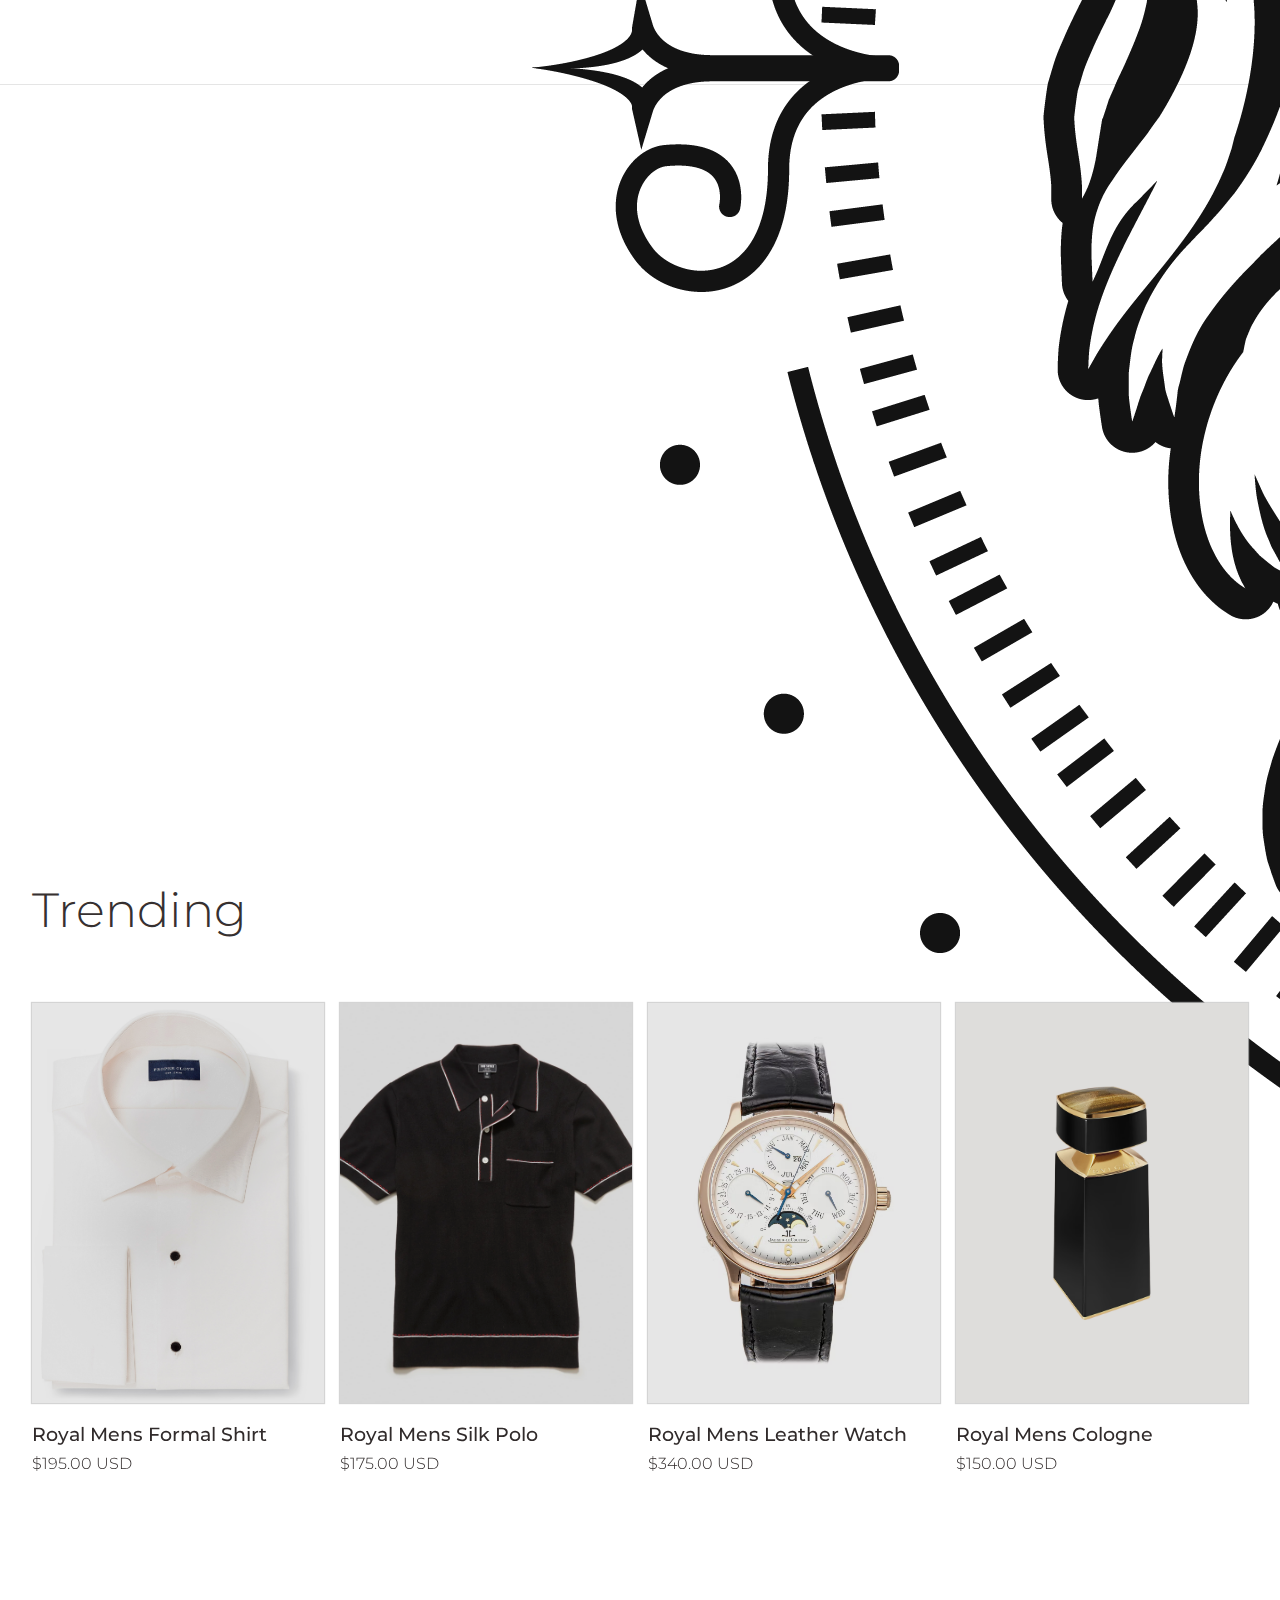
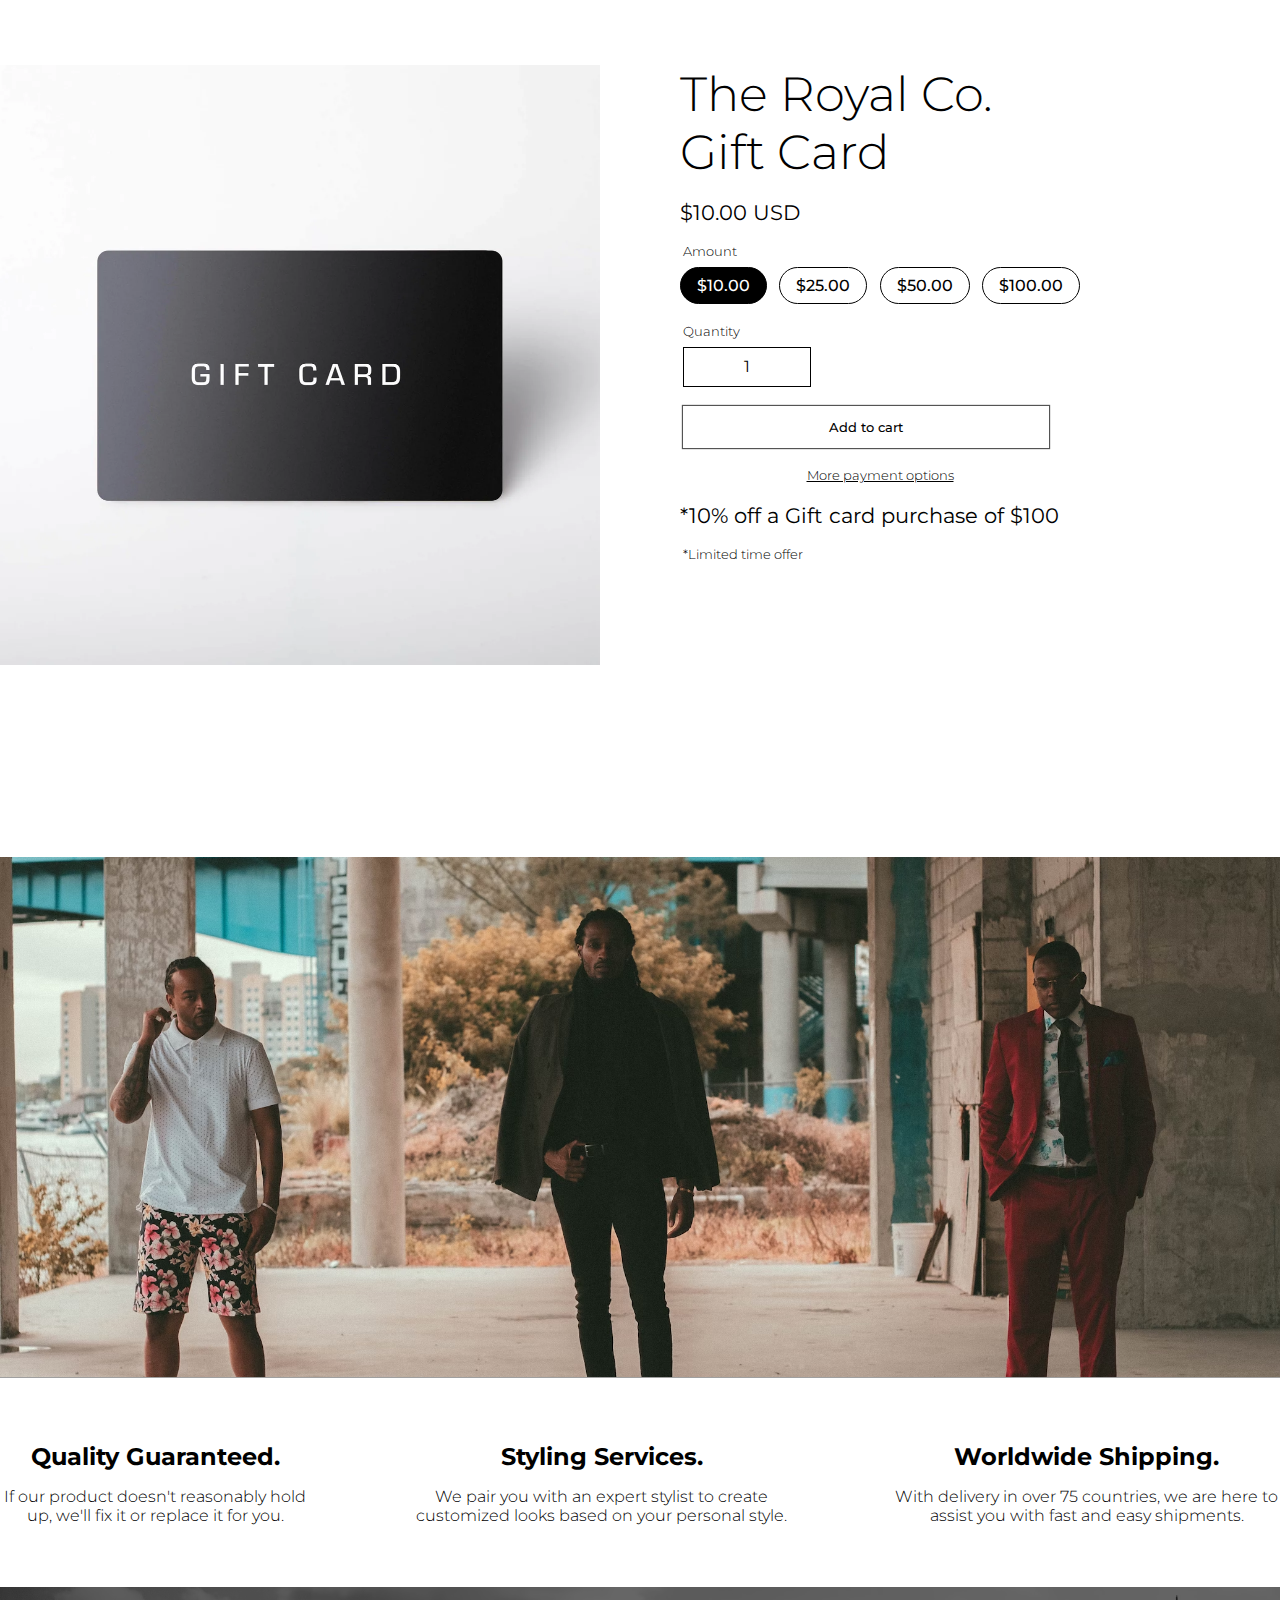
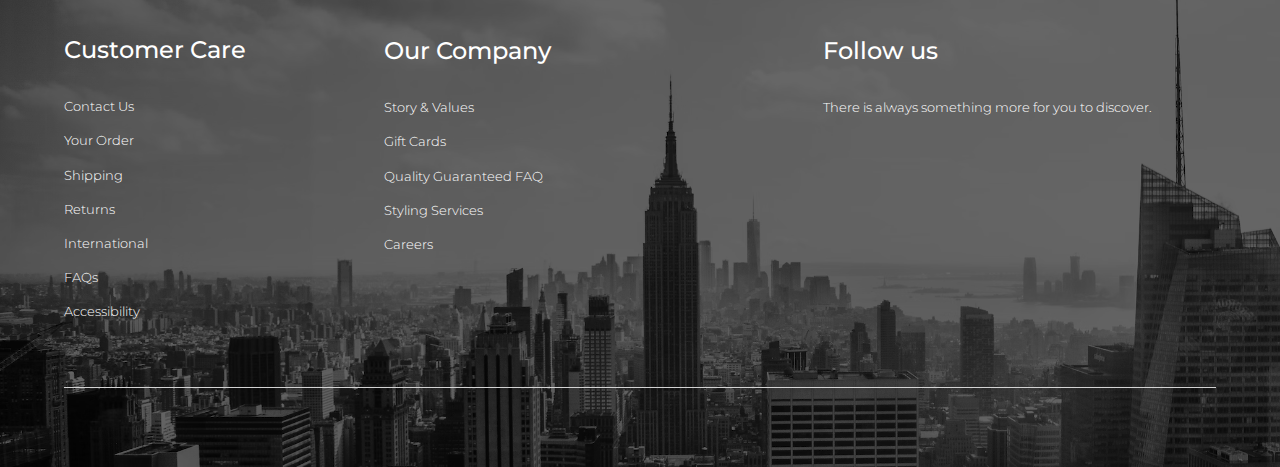
<file: index.html>
<!DOCTYPE html>
<html lang="en">
  <head>
    <meta charset="UTF-8" />
    <meta http-equiv="X-UA-Compatible" content="IE=edge" />
    <meta name="viewport" content="width=device-width, initial-scale=1.0" />
    <link rel="stylesheet" href="https://cdnjs.cloudflare.com/ajax/libs/font-awesome/6.3.0/css/all.min.css" integrity="sha512-SzlrxWUlpfuzQ+pcUCosxcglQRNAq/DZjVsC0lE40xsADsfeQoEypE+enwcOiGjk/bSuGGKHEyjSoQ1zVisanQ==" crossorigin="anonymous" referrerpolicy="no-referrer" />
    <link rel="preconnect" href="https://fonts.googleapis.com" />
    <link rel="preconnect" href="https://fonts.gstatic.com" crossorigin />
    <link href="https://fonts.googleapis.com/css2?family=Montserrat:wght@200;300;400;500;600;700;800&display=swap" rel="stylesheet" />
    <link rel="stylesheet" href="styles.css" />
    <title>Royal co.</title>
  </head>

  <body>
    <!-- Header -->
    <header class="container">
      <div class="logo-div">
        <img class="logo-img" src="img/logo.png" alt="" />
        <p class="logo-text">Royal Co.</p>
      </div>
      <nav>
        <ul class="main-nav">
          <li><a href="#">Home</a></li>
          <li><a href="#">Shop</a></li>
          <li><a href="#">Explore</a></li>
        </ul>
        <ul class="side-nav">
          <li><i class="fa-solid fa-magnifying-glass"></i></li>
          <li><i class="fa-regular fa-user"></i></li>
          <li><i class="fa-solid fa-cart-shopping"></i></li>
        </ul>
      </nav>
    </header>

    <!-- Main -->
    <main class="container"></main>

    <!-- Trending items -->
    <section class="container trending">
      <h2>Trending</h2>
      <ul class="trending-cards" id="trending-cards">
        <!-- Trending items imported from JS here -->
      </ul>
    </section>

    <!-- Gift Card -->
    <section class="container giftcard">
      <img src="img/gift-card.webp" alt="" />
      <div class="giftcard-info-div">
        <h2>The Royal Co. <br />Gift Card</h2>
        <h3 id="displayed-gc-price">$10.00 USD</h3>
        <h4>Amount</h4>
        <ul class="amount-choices">
          <li class="gc-price-selected" id="gc-1">$10.00</li>
          <li id="gc-2">$25.00</li>
          <li id="gc-3">$50.00</li>
          <li id="gc-4">$100.00</li>
        </ul>
        <h4>Quantity</h4>
        <div class="giftcard-quantity-div">
          <button class="gc-minus"><i class="fa-solid fa-minus"></i></button>
          <p>1</p>
          <button class="gc-plus"><i class="fa-solid fa-plus"></i></button>
        </div>
        <button class="gc-add-to-cart">Add to cart</button>
        <h5>More payment options</h5>
        <h3>*10% off a Gift card purchase of $100</h3>
        <h4>*Limited time offer</h4>
      </div>
    </section>

    <!-- Sub Bg Image -->
    <section class="sub-bg-image"></section>

    <!-- Bullets -->

    <section class="container bullets">
      <div class="bullet">
        <h2>Quality Guaranteed.</h2>
        <h3>If our product doesn't reasonably hold up, we'll fix it or replace it for you.</h3>
      </div>
      <div class="bullet">
        <h2>Styling Services.</h2>
        <h3>We pair you with an expert stylist to create customized looks based on your personal style.</h3>
      </div>
      <div class="bullet">
        <h2>Worldwide Shipping.</h2>
        <h3>With delivery in over 75 countries, we are here to assist you with fast and easy shipments.</h3>
      </div>
    </section>

    <!-- Footer -->
    <section class="footer">
      <div class="image"></div>
      <div class="footer-1">
        <h2>Customer Care</h2>
        <h4>Contact Us</h4>
        <h4>Your Order</h4>
        <h4>Shipping</h4>
        <h4>Returns</h4>
        <h4>International</h4>
        <h4>FAQs</h4>
        <h4>Accessibility</h4>
      </div>
      <div class="footer-2">
        <h2>Our Company</h2>
        <h4>Story & Values</h4>
        <h4>Gift Cards</h4>
        <h4>Quality Guaranteed FAQ</h4>
        <h4>Styling Services</h4>
        <h4>Careers</h4>
      </div>
      <div class="footer-3">
        <h2>Follow us</h2>
        <h4>There is always something more for you to discover.</h4>
        <div class="socials">
          <i class="fa-brands fa-facebook-f"></i>
          <i class="fa-brands fa-instagram"></i>
          <i class="fa-brands fa-youtube"></i>
        </div>
      </div>
      <div class="footer-close"></div>
    </section>
    <script type="module" src="main.js"></script>
  </body>
</html>
</file>
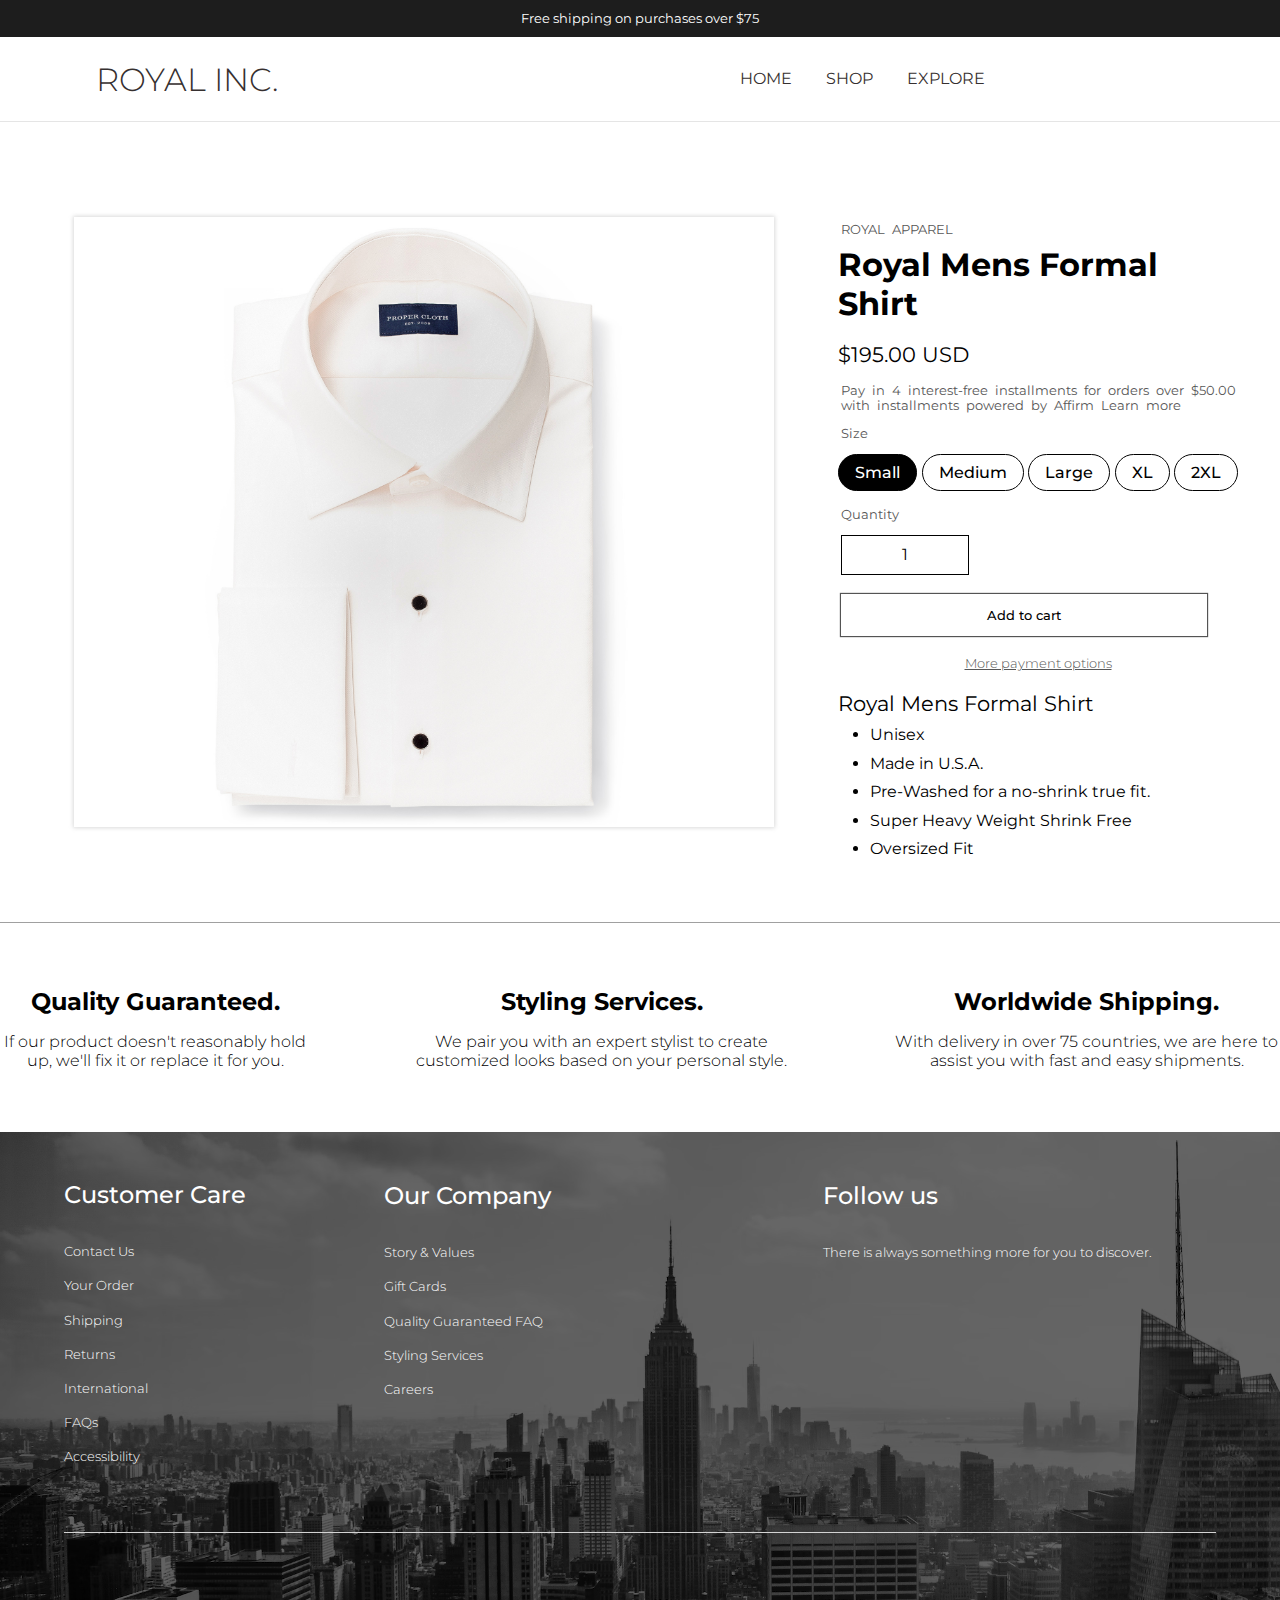
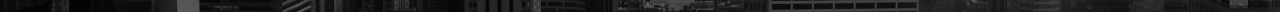
<file: product-pages/0.html>
<!DOCTYPE html>
<html lang="en">
  <head>
    <meta charset="UTF-8" />
    <meta http-equiv="X-UA-Compatible" content="IE=edge" />
    <meta name="viewport" content="width=device-width, initial-scale=1.0" />
    <link rel="stylesheet" href="https://cdnjs.cloudflare.com/ajax/libs/font-awesome/6.3.0/css/all.min.css" integrity="sha512-SzlrxWUlpfuzQ+pcUCosxcglQRNAq/DZjVsC0lE40xsADsfeQoEypE+enwcOiGjk/bSuGGKHEyjSoQ1zVisanQ==" crossorigin="anonymous" referrerpolicy="no-referrer" />
    <link rel="preconnect" href="https://fonts.googleapis.com" />
    <link rel="preconnect" href="https://fonts.gstatic.com" crossorigin />
    <link href="https://fonts.googleapis.com/css2?family=Montserrat:wght@200;300;400;500;600;700;800&display=swap" rel="stylesheet" />
    <link rel="stylesheet" href="../styles.css" />
    <title>Royal co.</title>
  </head>

  <body>
    <section class="sub-header">
      <p>Free shipping on purchases over $75</p>
    </section>
    <!-- Header -->
    <header class="container">
      <div class="logo-div">
        <!-- <img class="logo-img" src="img/logo.png" alt="" />
        <p class="logo-text">Royal Co.</p> -->
        <h2>Royal Inc.</h2>
      </div>
      <nav>
        <ul class="main-nav">
          <li><a href="../index.html">Home</a></li>
          <li><a href="#">Shop</a></li>
          <li><a href="#">Explore</a></li>
        </ul>
        <ul class="side-nav">
          <li><i class="fa-solid fa-magnifying-glass"></i></li>
          <li><i class="fa-regular fa-user"></i></li>
          <li>
            <i class="fa-solid fa-cart-shopping"></i>
          </li>
        </ul>
      </nav>
    </header>

    <!-- Section -->
    <section class="trending-page" id="0">
      <!-- load page from JS here -->
    </section>

    <section class="container bullets">
      <div class="bullet">
        <h2>Quality Guaranteed.</h2>
        <h3>If our product doesn't reasonably hold up, we'll fix it or replace it for you.</h3>
      </div>
      <div class="bullet">
        <h2>Styling Services.</h2>
        <h3>We pair you with an expert stylist to create customized looks based on your personal style.</h3>
      </div>
      <div class="bullet">
        <h2>Worldwide Shipping.</h2>
        <h3>With delivery in over 75 countries, we are here to assist you with fast and easy shipments.</h3>
      </div>
    </section>

    <!-- Footer -->
    <section class="footer">
      <div class="image"></div>
      <div class="footer-1">
        <h2>Customer Care</h2>
        <h4>Contact Us</h4>
        <h4>Your Order</h4>
        <h4>Shipping</h4>
        <h4>Returns</h4>
        <h4>International</h4>
        <h4>FAQs</h4>
        <h4>Accessibility</h4>
      </div>
      <div class="footer-2">
        <h2>Our Company</h2>
        <h4>Story & Values</h4>
        <h4>Gift Cards</h4>
        <h4>Quality Guaranteed FAQ</h4>
        <h4>Styling Services</h4>
        <h4>Careers</h4>
      </div>
      <div class="footer-3">
        <h2>Follow us</h2>
        <h4>There is always something more for you to discover.</h4>
        <div class="socials">
          <i class="fa-brands fa-facebook-f"></i>
          <i class="fa-brands fa-instagram"></i>
          <i class="fa-brands fa-youtube"></i>
        </div>
      </div>
      <div class="footer-close"></div>
    </section>
    <script type="module" src="../product-selection.js"></script>
  </body>
</html>
</file>
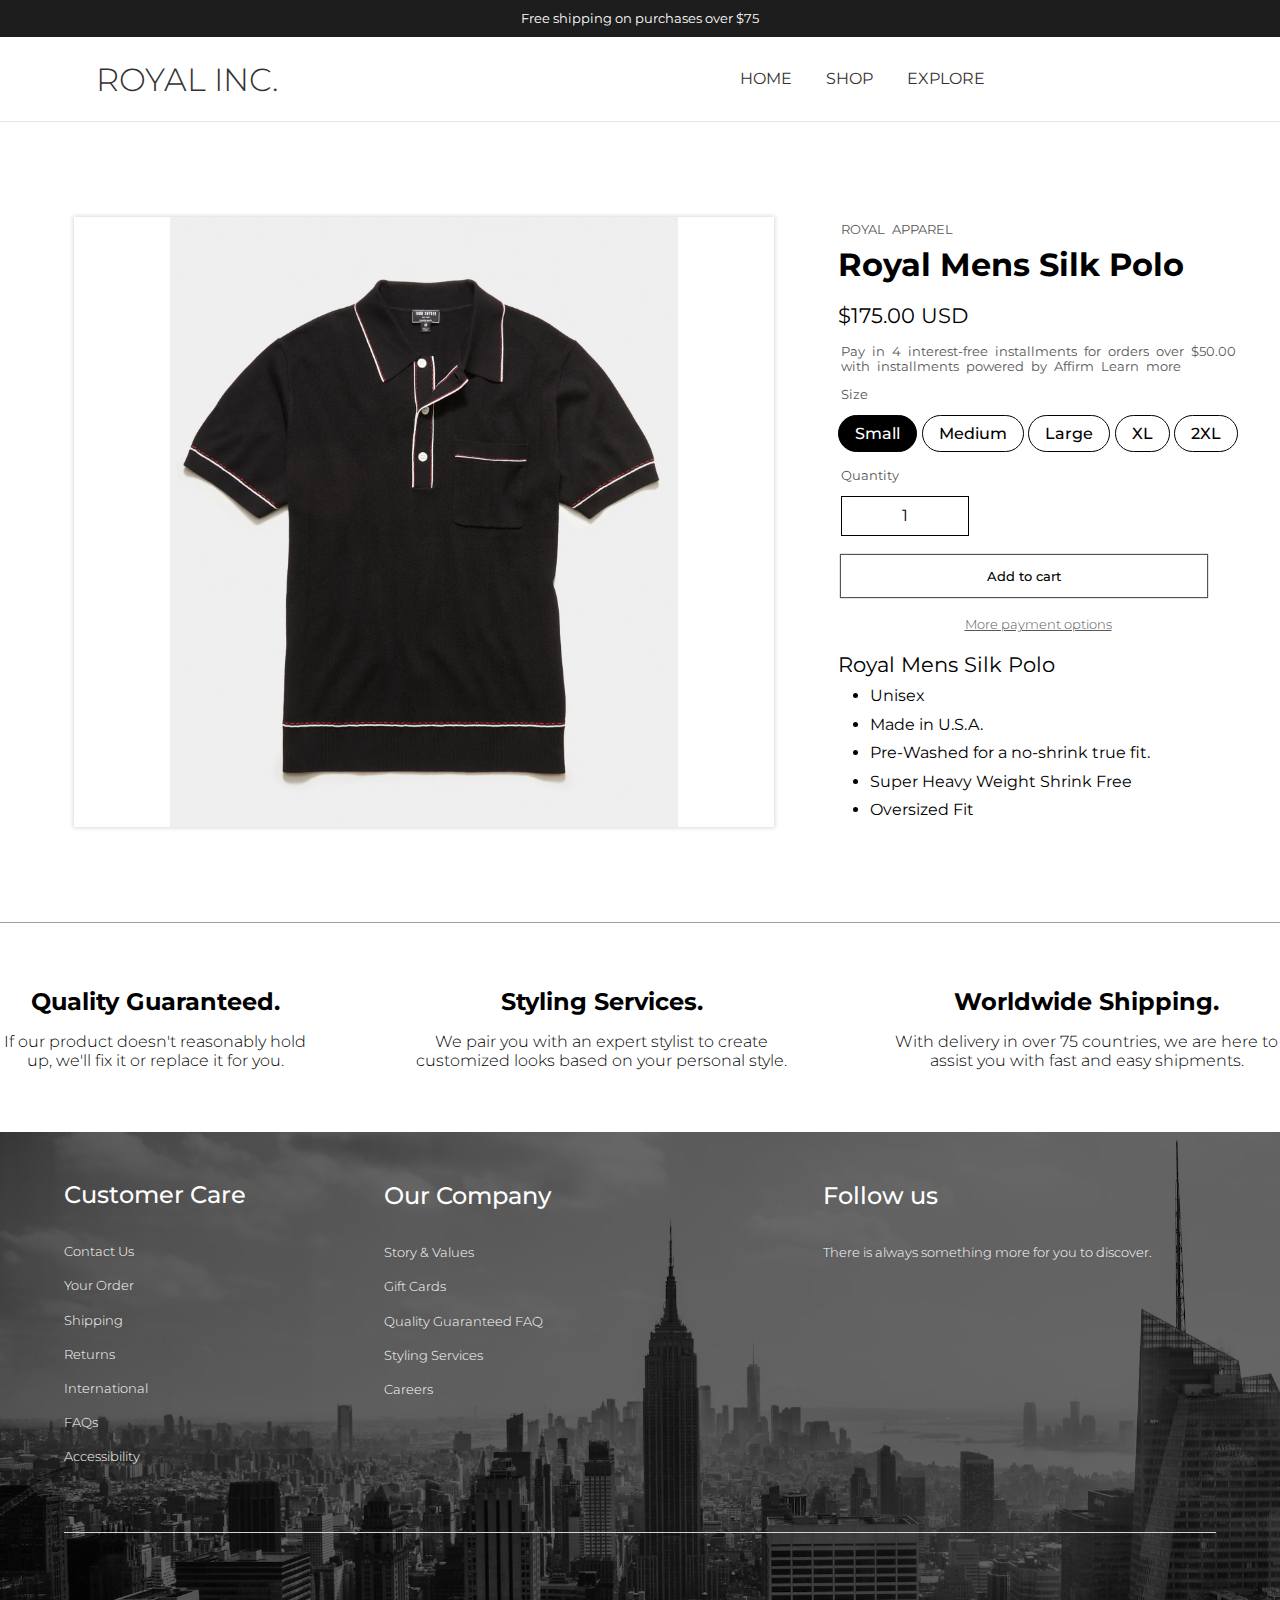
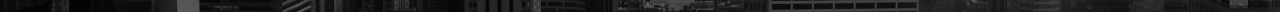
<file: product-pages/1.html>
<!DOCTYPE html>
<html lang="en">
  <head>
    <meta charset="UTF-8" />
    <meta http-equiv="X-UA-Compatible" content="IE=edge" />
    <meta name="viewport" content="width=device-width, initial-scale=1.0" />
    <link rel="stylesheet" href="https://cdnjs.cloudflare.com/ajax/libs/font-awesome/6.3.0/css/all.min.css" integrity="sha512-SzlrxWUlpfuzQ+pcUCosxcglQRNAq/DZjVsC0lE40xsADsfeQoEypE+enwcOiGjk/bSuGGKHEyjSoQ1zVisanQ==" crossorigin="anonymous" referrerpolicy="no-referrer" />
    <link rel="preconnect" href="https://fonts.googleapis.com" />
    <link rel="preconnect" href="https://fonts.gstatic.com" crossorigin />
    <link href="https://fonts.googleapis.com/css2?family=Montserrat:wght@200;300;400;500;600;700;800&display=swap" rel="stylesheet" />
    <link rel="stylesheet" href="../styles.css" />
    <title>Royal co.</title>
  </head>

  <body>
    <section class="sub-header">
      <p>Free shipping on purchases over $75</p>
    </section>
    <!-- Header -->
    <header class="container">
      <div class="logo-div">
        <!-- <img class="logo-img" src="img/logo.png" alt="" />
        <p class="logo-text">Royal Co.</p> -->
        <h2>Royal Inc.</h2>
      </div>
      <nav>
        <ul class="main-nav">
          <li><a href="../index.html">Home</a></li>
          <li><a href="#">Shop</a></li>
          <li><a href="#">Explore</a></li>
        </ul>
        <ul class="side-nav">
          <li><i class="fa-solid fa-magnifying-glass"></i></li>
          <li><i class="fa-regular fa-user"></i></li>
          <li>
            <i class="fa-solid fa-cart-shopping"></i>
          </li>
        </ul>
      </nav>
    </header>

    <!-- Section -->
    <section class="trending-page" id="1">
      <!-- load page from JS here -->
    </section>

    <section class="container bullets">
      <div class="bullet">
        <h2>Quality Guaranteed.</h2>
        <h3>If our product doesn't reasonably hold up, we'll fix it or replace it for you.</h3>
      </div>
      <div class="bullet">
        <h2>Styling Services.</h2>
        <h3>We pair you with an expert stylist to create customized looks based on your personal style.</h3>
      </div>
      <div class="bullet">
        <h2>Worldwide Shipping.</h2>
        <h3>With delivery in over 75 countries, we are here to assist you with fast and easy shipments.</h3>
      </div>
    </section>

    <!-- Footer -->
    <section class="footer">
      <div class="image"></div>
      <div class="footer-1">
        <h2>Customer Care</h2>
        <h4>Contact Us</h4>
        <h4>Your Order</h4>
        <h4>Shipping</h4>
        <h4>Returns</h4>
        <h4>International</h4>
        <h4>FAQs</h4>
        <h4>Accessibility</h4>
      </div>
      <div class="footer-2">
        <h2>Our Company</h2>
        <h4>Story & Values</h4>
        <h4>Gift Cards</h4>
        <h4>Quality Guaranteed FAQ</h4>
        <h4>Styling Services</h4>
        <h4>Careers</h4>
      </div>
      <div class="footer-3">
        <h2>Follow us</h2>
        <h4>There is always something more for you to discover.</h4>
        <div class="socials">
          <i class="fa-brands fa-facebook-f"></i>
          <i class="fa-brands fa-instagram"></i>
          <i class="fa-brands fa-youtube"></i>
        </div>
      </div>
      <div class="footer-close"></div>
    </section>
    <script type="module" src="../product-selection.js"></script>
  </body>
</html>
</file>
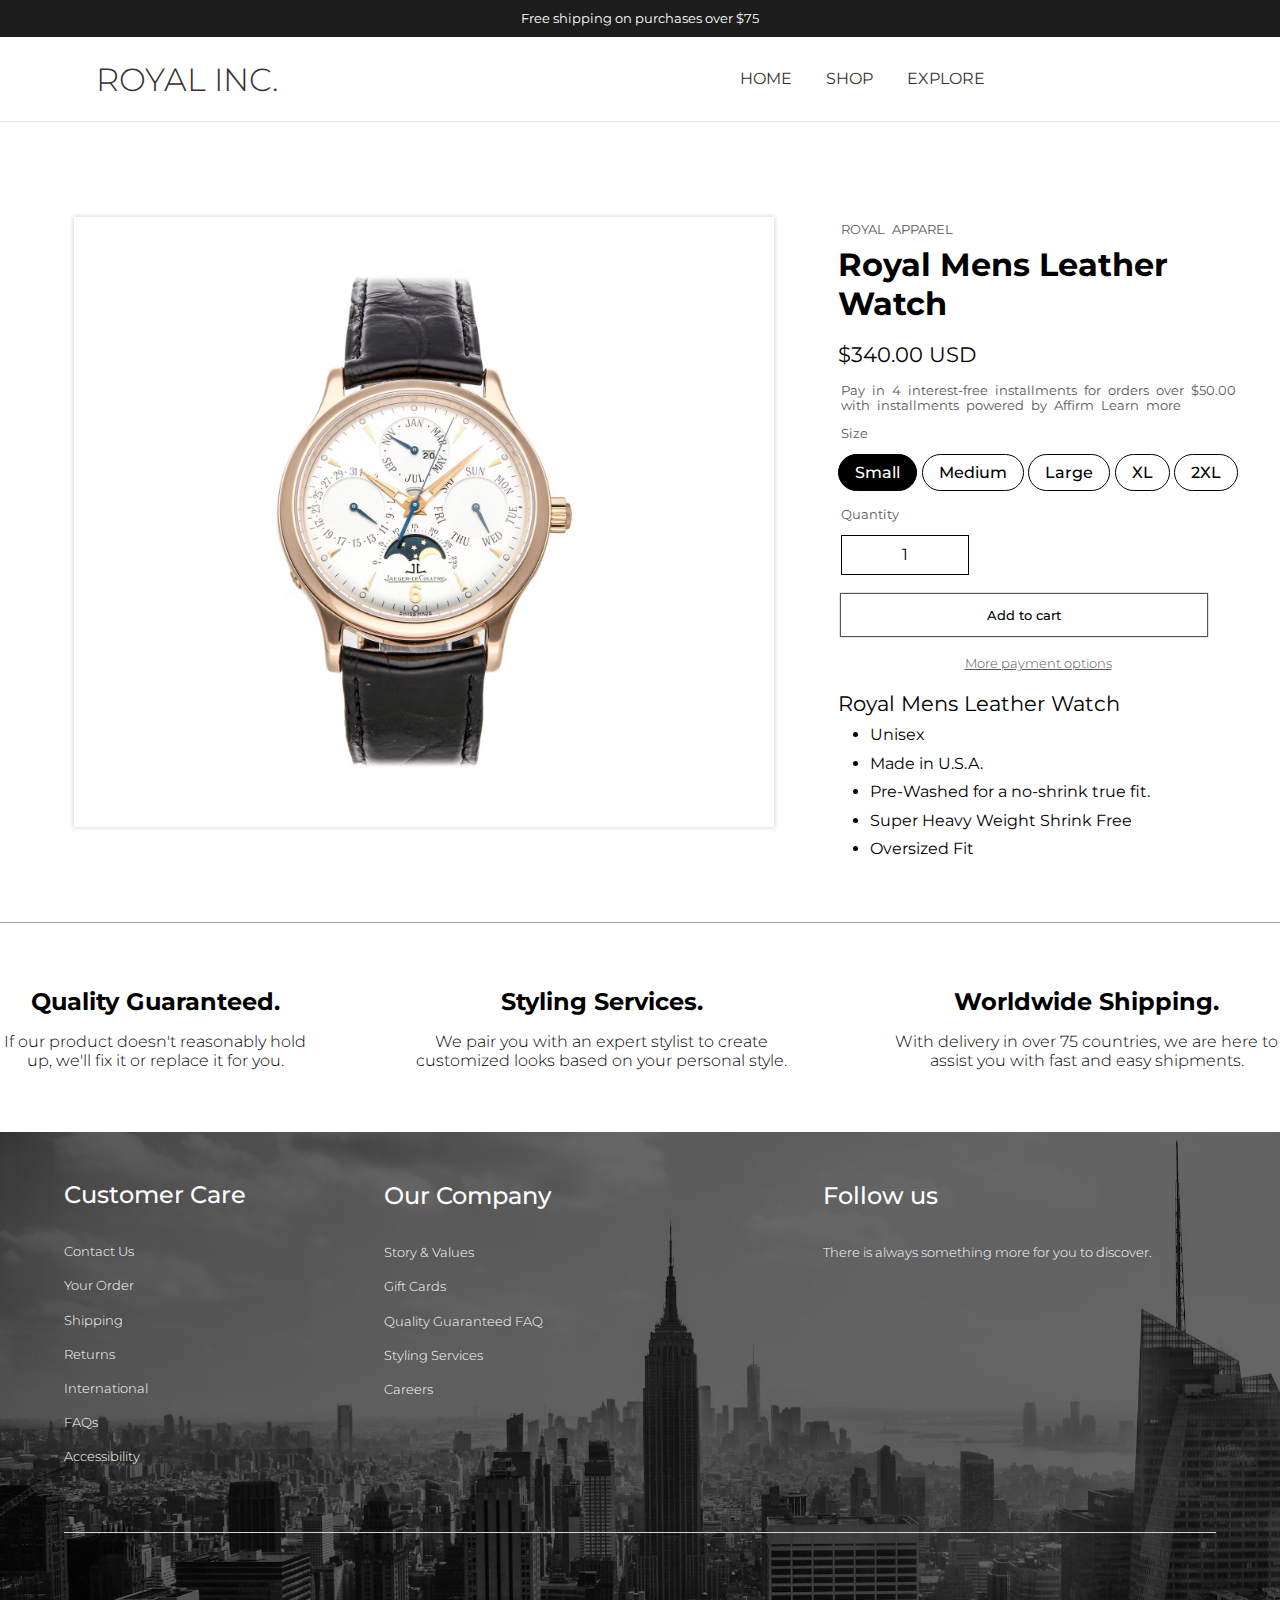
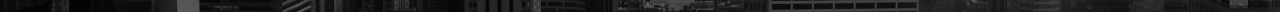
<file: product-pages/2.html>
<!DOCTYPE html>
<html lang="en">
  <head>
    <meta charset="UTF-8" />
    <meta http-equiv="X-UA-Compatible" content="IE=edge" />
    <meta name="viewport" content="width=device-width, initial-scale=1.0" />
    <link rel="stylesheet" href="https://cdnjs.cloudflare.com/ajax/libs/font-awesome/6.3.0/css/all.min.css" integrity="sha512-SzlrxWUlpfuzQ+pcUCosxcglQRNAq/DZjVsC0lE40xsADsfeQoEypE+enwcOiGjk/bSuGGKHEyjSoQ1zVisanQ==" crossorigin="anonymous" referrerpolicy="no-referrer" />
    <link rel="preconnect" href="https://fonts.googleapis.com" />
    <link rel="preconnect" href="https://fonts.gstatic.com" crossorigin />
    <link href="https://fonts.googleapis.com/css2?family=Montserrat:wght@200;300;400;500;600;700;800&display=swap" rel="stylesheet" />
    <link rel="stylesheet" href="../styles.css" />
    <title>Royal co.</title>
  </head>

  <body>
    <section class="sub-header">
      <p>Free shipping on purchases over $75</p>
    </section>
    <!-- Header -->
    <header class="container">
      <div class="logo-div">
        <!-- <img class="logo-img" src="img/logo.png" alt="" />
        <p class="logo-text">Royal Co.</p> -->
        <h2>Royal Inc.</h2>
      </div>
      <nav>
        <ul class="main-nav">
          <li><a href="../index.html">Home</a></li>
          <li><a href="#">Shop</a></li>
          <li><a href="#">Explore</a></li>
        </ul>
        <ul class="side-nav">
          <li><i class="fa-solid fa-magnifying-glass"></i></li>
          <li><i class="fa-regular fa-user"></i></li>
          <li>
            <i class="fa-solid fa-cart-shopping"></i>
          </li>
        </ul>
      </nav>
    </header>

    <!-- Section -->
    <section class="trending-page" id="2">
      <!-- load page from JS here -->
    </section>

    <section class="container bullets">
      <div class="bullet">
        <h2>Quality Guaranteed.</h2>
        <h3>If our product doesn't reasonably hold up, we'll fix it or replace it for you.</h3>
      </div>
      <div class="bullet">
        <h2>Styling Services.</h2>
        <h3>We pair you with an expert stylist to create customized looks based on your personal style.</h3>
      </div>
      <div class="bullet">
        <h2>Worldwide Shipping.</h2>
        <h3>With delivery in over 75 countries, we are here to assist you with fast and easy shipments.</h3>
      </div>
    </section>

    <!-- Footer -->
    <section class="footer">
      <div class="image"></div>
      <div class="footer-1">
        <h2>Customer Care</h2>
        <h4>Contact Us</h4>
        <h4>Your Order</h4>
        <h4>Shipping</h4>
        <h4>Returns</h4>
        <h4>International</h4>
        <h4>FAQs</h4>
        <h4>Accessibility</h4>
      </div>
      <div class="footer-2">
        <h2>Our Company</h2>
        <h4>Story & Values</h4>
        <h4>Gift Cards</h4>
        <h4>Quality Guaranteed FAQ</h4>
        <h4>Styling Services</h4>
        <h4>Careers</h4>
      </div>
      <div class="footer-3">
        <h2>Follow us</h2>
        <h4>There is always something more for you to discover.</h4>
        <div class="socials">
          <i class="fa-brands fa-facebook-f"></i>
          <i class="fa-brands fa-instagram"></i>
          <i class="fa-brands fa-youtube"></i>
        </div>
      </div>
      <div class="footer-close"></div>
    </section>
    <script type="module" src="../product-selection.js"></script>
  </body>
</html>
</file>
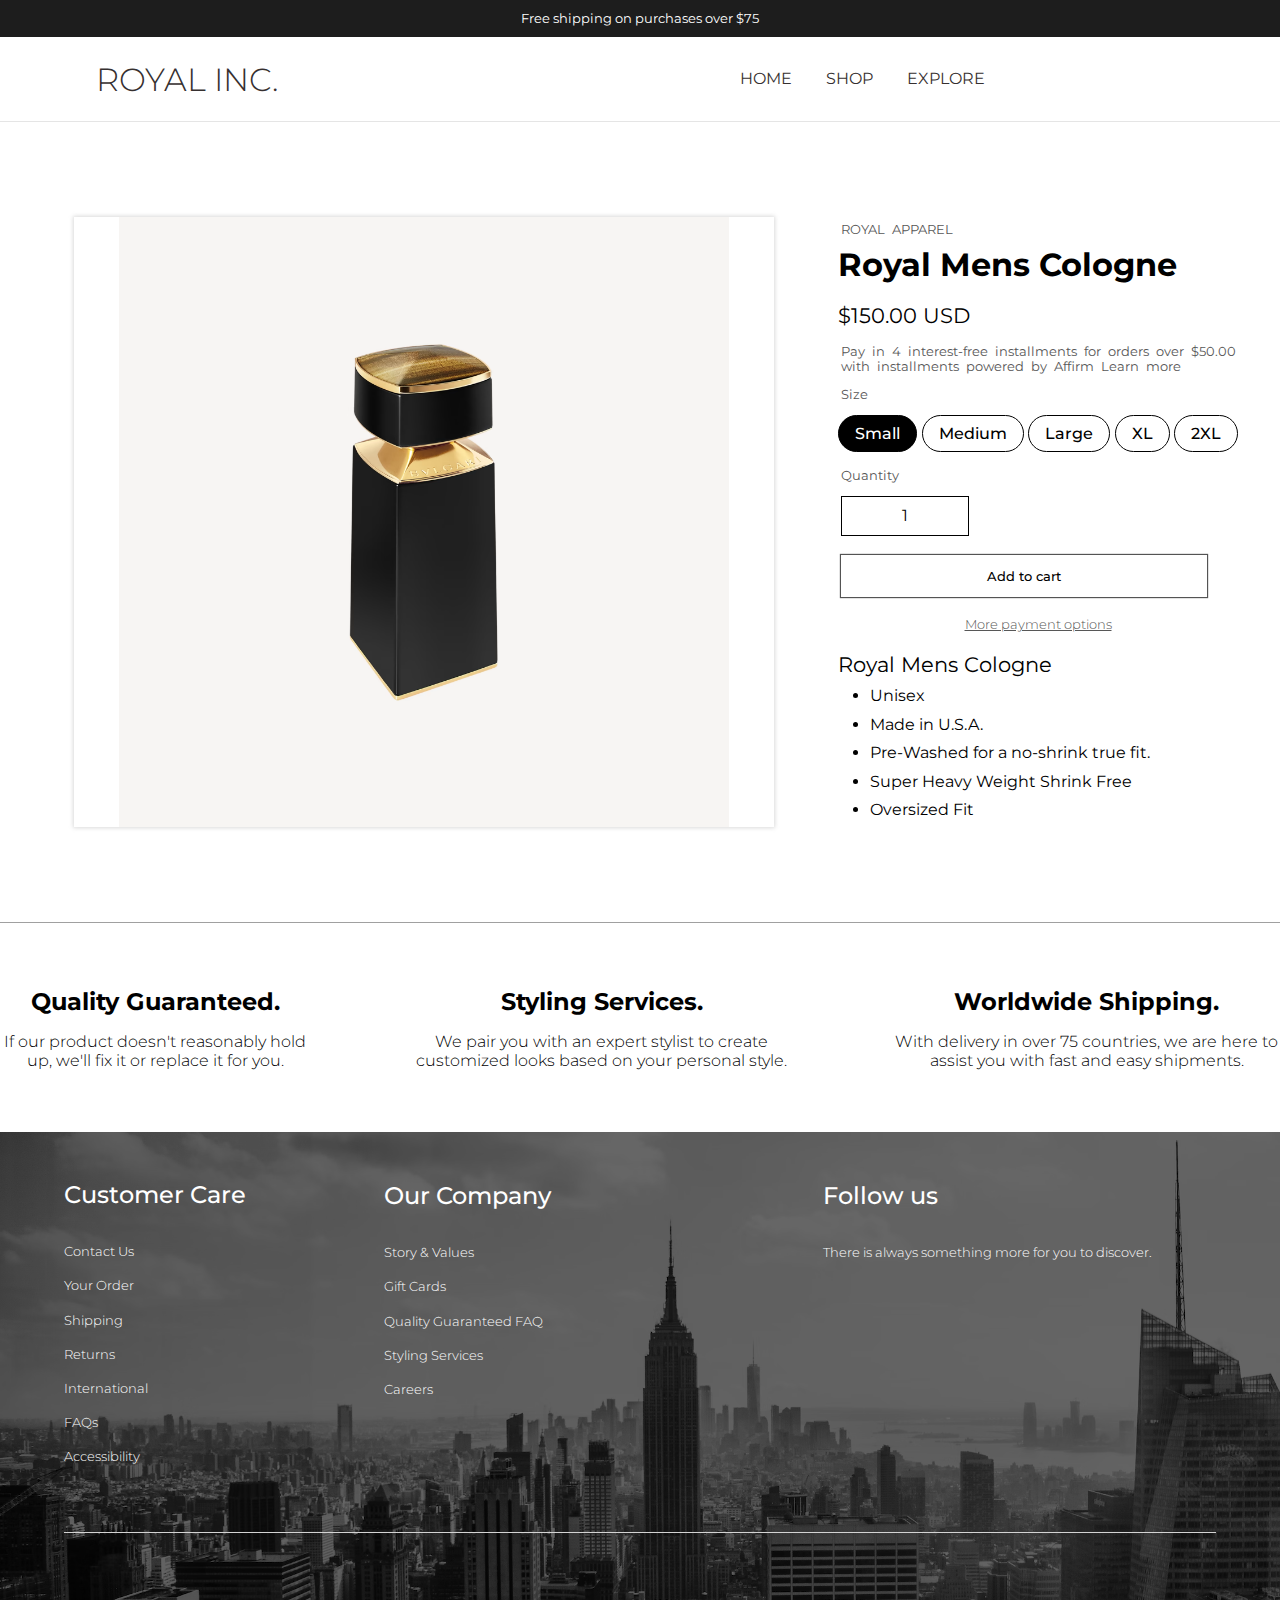
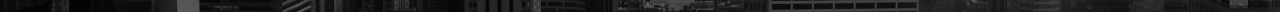
<file: product-pages/3.html>
<!DOCTYPE html>
<html lang="en">
  <head>
    <meta charset="UTF-8" />
    <meta http-equiv="X-UA-Compatible" content="IE=edge" />
    <meta name="viewport" content="width=device-width, initial-scale=1.0" />
    <link rel="stylesheet" href="https://cdnjs.cloudflare.com/ajax/libs/font-awesome/6.3.0/css/all.min.css" integrity="sha512-SzlrxWUlpfuzQ+pcUCosxcglQRNAq/DZjVsC0lE40xsADsfeQoEypE+enwcOiGjk/bSuGGKHEyjSoQ1zVisanQ==" crossorigin="anonymous" referrerpolicy="no-referrer" />
    <link rel="preconnect" href="https://fonts.googleapis.com" />
    <link rel="preconnect" href="https://fonts.gstatic.com" crossorigin />
    <link href="https://fonts.googleapis.com/css2?family=Montserrat:wght@200;300;400;500;600;700;800&display=swap" rel="stylesheet" />
    <link rel="stylesheet" href="../styles.css" />
    <title>Royal co.</title>
  </head>

  <body>
    <section class="sub-header">
      <p>Free shipping on purchases over $75</p>
    </section>
    <!-- Header -->
    <header class="container">
      <div class="logo-div">
        <!-- <img class="logo-img" src="img/logo.png" alt="" />
        <p class="logo-text">Royal Co.</p> -->
        <h2>Royal Inc.</h2>
      </div>
      <nav>
        <ul class="main-nav">
          <li><a href="../index.html">Home</a></li>
          <li><a href="#">Shop</a></li>
          <li><a href="#">Explore</a></li>
        </ul>
        <ul class="side-nav">
          <li><i class="fa-solid fa-magnifying-glass"></i></li>
          <li><i class="fa-regular fa-user"></i></li>
          <li>
            <i class="fa-solid fa-cart-shopping"></i>
          </li>
        </ul>
      </nav>
    </header>

    <!-- Section -->
    <section class="trending-page" id="3">
      <!-- load page from JS here -->
    </section>

    <section class="container bullets">
      <div class="bullet">
        <h2>Quality Guaranteed.</h2>
        <h3>If our product doesn't reasonably hold up, we'll fix it or replace it for you.</h3>
      </div>
      <div class="bullet">
        <h2>Styling Services.</h2>
        <h3>We pair you with an expert stylist to create customized looks based on your personal style.</h3>
      </div>
      <div class="bullet">
        <h2>Worldwide Shipping.</h2>
        <h3>With delivery in over 75 countries, we are here to assist you with fast and easy shipments.</h3>
      </div>
    </section>

    <!-- Footer -->
    <section class="footer">
      <div class="image"></div>
      <div class="footer-1">
        <h2>Customer Care</h2>
        <h4>Contact Us</h4>
        <h4>Your Order</h4>
        <h4>Shipping</h4>
        <h4>Returns</h4>
        <h4>International</h4>
        <h4>FAQs</h4>
        <h4>Accessibility</h4>
      </div>
      <div class="footer-2">
        <h2>Our Company</h2>
        <h4>Story & Values</h4>
        <h4>Gift Cards</h4>
        <h4>Quality Guaranteed FAQ</h4>
        <h4>Styling Services</h4>
        <h4>Careers</h4>
      </div>
      <div class="footer-3">
        <h2>Follow us</h2>
        <h4>There is always something more for you to discover.</h4>
        <div class="socials">
          <i class="fa-brands fa-facebook-f"></i>
          <i class="fa-brands fa-instagram"></i>
          <i class="fa-brands fa-youtube"></i>
        </div>
      </div>
      <div class="footer-close"></div>
    </section>
    <script type="module" src="../product-selection.js"></script>
  </body>
</html>
</file>
<file: styles.css>
@import url("https://fonts.googleapis.com/css2?family=Montserrat:wght@200;300;400;500;600;700;800&display=swap");

* {
  box-sizing: border-box;
  margin: 0;
  padding: 0;
  font-family: "Montserrat", sans-serif;
}

.App {
  text-align: center;
  overflow-x: hidden;
}

/* Utils */
.container {
  max-width: 1300px;
  margin: 0 auto;
}

ul {
  list-style-type: none;
}

a {
  text-decoration: none;
  color: rgb(54, 48, 48);
}

.fa-minus,
.fa-plus {
  pointer-events: none;
}

/* Sub Header */

.sub-header {
  height: 37px;
  background-color: rgb(29, 29, 29);
  color: #fff;
  display: flex;
  justify-content: center;
  align-items: center;
}

.sub-header p {
  font-size: 0.8rem;
}

/* Header */

header {
  display: flex;
  padding: 0rem 6rem;
  min-width: 100%;
  color: rgb(54, 48, 48);
  border-bottom: 1px solid rgba(159, 158, 158, 0.27);
  height: 85px;
  align-items: center;
}

header div h2 {
  color: rgb(54, 48, 48);
  font-size: 2rem;
  font-weight: 300;
  text-transform: uppercase;
  width: 100%;
}

nav {
  display: flex;
  margin-left: auto;
  gap: 6rem;
  padding-right: 2rem;
  align-items: center;
}

nav li {
  cursor: pointer;
  border: 1px solid #fff;
  padding-bottom: 2px;
}

.main-nav {
  display: flex;
  text-transform: uppercase;
  gap: 2rem;
}

.side-nav {
  display: flex;
  gap: 2rem;
}

.side-nav i {
  font-size: 1.1rem;
}

nav li:hover {
  border-bottom: 1px solid rgba(159, 158, 158, 0.774);
  transition: all 0.15s ease-in;
}

.cart-div {
  position: relative;
}

.cart-div p {
  position: absolute;
  top: -60%;
  right: -100%;
  padding: 0.3rem 0.6rem;
  font-weight: 500;
  font-size: 12px;
}

/* Searchbar */
.header-search-div {
  position: relative;
  margin: 0 auto;
  width: 35rem;
  height: 2.4rem;
  display: flex;
  justify-content: center;
  border-radius: 20px;
  background-color: rgb(233, 232, 232);
}

.search-icon {
  position: absolute;
  left: 2.3%;
  top: 22%;
  font-size: 1.3rem;
}

.header-search-div textarea {
  height: 100%;
  line-height: 2.4rem;
  width: 83%;
  border: none;
  background-color: transparent;
  resize: none;
}

.header-search-div textarea:focus {
  outline: none;
}

.header-search-div textarea::placeholder {
  text-transform: capitalize;
  font-size: 1rem;
}

.fa-regular.fa-circle-xmark {
  position: absolute;
  right: 2.3%;
  top: 19%;
  font-size: 1.5rem;
}

.fa-regular.fa-circle-xmark:hover {
  transform: rotate(90deg);
  transition: all 0.3s ease;
}

.fa-regular.fa-circle-xmark:not(:hover) {
  transition: all 0.3s ease;
}

/* Main */
main {
  height: 700px;
  min-width: 100%;
  position: relative;
}

main::before {
  content: "";
  background-image: url("https://raw.githubusercontent.com/eddiemaceda11/royal/main/img/photo-1507399076055-c021699485c3.avif");
  background-size: cover;
  background-position: center 30%;
  background-repeat: no-repeat;
  position: absolute;
  top: 0px;
  right: 0px;
  bottom: 0px;
  left: 0px;
  filter: brightness(50%);
}

main h2 {
  font-size: 3rem;
  color: #fff;
  font-weight: 500;
  position: absolute;
  right: 10%;
  top: 20%;
}

main h3 {
  font-size: 1.4rem;
  color: #fff;
  font-weight: 300;
  position: absolute;
  right: 10%;
  top: 31%;
  z-index: 1;
}

.main-btn {
  background-color: transparent;
  border: 2px solid #fff;
  position: absolute;
  padding: 0.7rem 1.8rem;
  font-size: 1rem;
  color: #fff;
  right: 15%;
  top: 40%;
  z-index: 1;
  text-transform: uppercase;
}

.main-btn:hover {
  background-color: rgba(205, 205, 205, 0.206);
  cursor: pointer;
}

/* Trending */
section.trending {
  padding-top: 4rem;
}

section.trending h2 {
  color: rgb(54, 48, 48);
  font-size: 3rem;
  font-weight: 300;
  padding: 2rem 2rem;
}

.trending-cards {
  height: 100%;
  display: flex;
  gap: 1rem;
  padding-left: 2rem;
  padding-right: 2rem;
  padding-top: 2rem;
  margin: 0 auto;
  width: 100%;
}

.trending-cards li {
  height: 470px;
  width: 80%;
  object-fit: cover;
  filter: brightness(90%);
}

.trending-cards li:hover {
  cursor: pointer;
}

.trending-cards li img {
  height: 400px;
  width: 100%;
  box-shadow: 0px 0px 1px 1px rgba(218, 218, 218, 0.728);
  margin-bottom: 1rem;
  object-fit: cover;
}

.trending-cards li h3 {
  margin-bottom: 0.5rem;
  font-weight: 500;
}

.trending-cards li h4 {
  font-weight: 300;
}

/* Gift Card */
section.giftcard {
  overflow-x: hidden;
  display: flex;
  gap: 5rem;
  padding-top: 12rem;
  padding-bottom: 12rem;
}

.giftcard img {
  height: 600px;
  width: 600px;
}

.giftcard-info-div {
  height: 520px;
  width: 400px;
}

.giftcard-info-div h2 {
  font-size: 3rem;
  font-weight: 300;
}

.giftcard-info-div h3 {
  font-size: 1.3rem;
  font-weight: 400;
  margin-top: 1.2rem;
}

.giftcard-info-div h4 {
  font-size: 0.8rem;
  font-weight: 300;
  margin-top: 1.2rem;
  margin-left: 0.2rem;
}

.amount-choices {
  display: flex;
  margin-top: 0.5rem;
  justify-content: space-between;
}

.amount-choices li {
  border: 1px solid #000;
  display: inline-block;
  text-align: center;
  padding: 0.5rem 1rem;
  border-radius: 25px;
  cursor: pointer;
  font-weight: 500;
}

.gc-price-selected {
  background-color: #000;
  color: #fff;
}

.giftcard-quantity-div {
  display: flex;
  border: 1px solid #000;
  width: 8rem;
  height: 2.5rem;
  margin-top: 0.5rem;
  margin-left: 0.2rem;
}

.giftcard-quantity-div button,
.giftcard-quantity-div p {
  width: 3rem;
}

.giftcard-quantity-div button {
  border: none;
  background-color: transparent;
  cursor: pointer;
}

.giftcard-quantity-div button:hover {
  background-color: rgb(239, 239, 239);
}

.giftcard-quantity-div p {
  display: flex;
  align-items: center;
  justify-content: center;
}

.gc-add-to-cart {
  border: 2px solid #fff;
  box-shadow: 0px 0px 1px 1px rgba(21, 21, 21, 0.728);
  background-color: transparent;
  margin-top: 1.2rem;
  margin-left: 0.2rem;
  padding: 0.7rem 9rem;
  font-family: inherit;
  font-weight: 500;
}

.gc-add-to-cart:hover {
  border: 2px solid #000;
  background-color: rgb(239, 239, 239);
  box-shadow: 0px 0px 1px 1px rgba(218, 218, 218, 0.728);
}

.giftcard-info-div h5 {
  font-weight: 300;
  text-decoration: underline;
  margin-top: 1.2rem;
  text-align: center;
  cursor: pointer;
}

/* Sub BG Image */
.sub-bg-image {
  background-image: url("img/photo-1597346809534-ecaec21ef84c.avif");
  min-width: 100%;
  height: 520px;
  background-position: center 35%;
  background-size: cover;
  background-repeat: no-repeat;
}

/* Bullet Points */
section.bullets {
  padding-top: 4rem;
  height: 210px;
  display: flex;
  width: 100%;
  gap: 6rem;
  border-top: 0.1px solid rgb(160, 160, 160);
}

.bullet h2 {
  text-align: center;
}

.bullet h3 {
  text-align: center;
  margin-top: 1rem;
  font-size: 1rem;
  font-weight: 300;
}

/* Footer */
section.footer {
  height: 480px;
  position: relative;
}

.image {
  background-image: url("img/footer-image.avif");
  position: relative;
  background-repeat: no-repeat;
  height: 100%;
  background-position: center 35%;
  background-size: cover;
}

.image:before {
  content: "";
  position: absolute;
  top: 0;
  right: 0;
  bottom: 0;
  left: 0;
  background: rgba(0, 0, 0, 0.6);
}

.footer-1 {
  color: #fff;
  position: absolute;
  top: 10%;
  left: 5%;
  font-size: 1rem;
}

.footer-2 {
  color: #fff;
  position: absolute;
  top: 10.2%;
  left: 30%;
  font-size: 1rem;
}

.footer-3 {
  color: #fff;
  position: absolute;
  top: 10.2%;
  right: 10%;
  font-size: 1rem;
}

.footer-1 h2,
.footer-2 h2,
.footer-3 h2 {
  font-weight: 500;
  padding-bottom: 1rem;
}

.footer-1 h4,
.footer-2 h4,
.footer-3 h4 {
  margin-top: 1.2rem;
  font-weight: 300;
  font-size: 0.8rem;
}

.socials {
  display: flex;
  gap: 2rem;
  font-size: 1.4rem;
  margin-top: 1.8rem;
  align-items: center;
}

.footer-close {
  border-top: 0.5px solid rgb(211, 211, 211);
  height: 5rem;
  position: absolute;
  bottom: 0;
  left: 5%;
  width: 90%;
}

/* MEDIA */
@media (max-width: 1095px) {
  .main-nav {
    display: none;
  }
}

@media (max-width: 840px) {
  /* FOOTER */

  .footer-1 {
    left: 4%;
  }

  .footer-2 {
    top: 10.4%;
    left: 55%;
    width: 150px;
  }

  .footer-3 {
    top: 52%;
    left: 4%;
    font-size: 1rem;
  }

  .footer-1 h2,
  .footer-2 h2,
  .footer-3 h2 {
    padding-bottom: 0rem;
  }

  .footer-1 h4,
  .footer-2 h4,
  .footer-3 h4 {
    margin-top: 0.2rem;
    margin-left: 0.15rem;
  }

  .socials {
    margin-top: 0.8rem;
    margin-left: 0.15rem;
  }
}

@media (max-width: 515px) {
  header {
    padding: 0rem;
  }

  .logo-div {
    position: relative;
    width: 180px;
    /* border: 1px solid red; */
  }

  .logo-div h2 {
    font-size: 1.8rem;
  }

  .main-nav {
    display: none;
  }

  /* Main */
  main {
    background-position: center center;
    background-position-x: 25%;
    height: 650px;
  }

  main h2 {
    font-size: 2rem;
    top: 10%;
  }

  main h3 {
    font-size: 1.2rem;

    top: 18%;
  }

  .main-btn {
    right: 8%;
    top: 75%;
  }

  /* Trending cards */
  .trending-cards {
    flex-direction: column;
    align-items: center;
  }

  /* Giftcard */
  section.giftcard {
    max-width: 100%;
    flex-direction: column;
    padding: 0 2rem;
  }

  .giftcard img {
    max-height: 400px;
    object-fit: cover;
    max-width: 100%;
  }

  .giftcard-info-div {
    max-width: 100%;
  }

  .giftcard-info-div h2 {
    font-size: 1.5rem;
  }

  .giftcard-info-div h3 {
    font-size: 1.1rem;
  }

  .amount-choices {
    display: flex;
    margin-top: 0.5rem;
    justify-content: space-between;
    max-width: 100%;
  }

  .amount-choices li {
    font-size: 0.8rem;
  }

  .gc-add-to-cart {
    margin-top: 1rem;
    margin-left: 0.2rem;
    padding: 0.7rem 7rem;
    font-family: inherit;
    font-weight: 500;
  }

  /* Bullets */
  section.bullets {
    display: none;
  }
}

/**************************/
/* TRENDING PRODUCT PAGE */
/**************************/
.trending-page {
  height: 800px;
  /* border: 1px solid red; */

  display: flex;
  align-items: center;
  justify-content: center;
  gap: 4rem;
  /* padding-bottom: 4rem; */
}

.trending-page img {
  /* border: 1px solid blue; */
  height: 610px;
  width: 700px;
  margin-left: 2rem;

  object-fit: contain;
  object-position: 50%;
  box-shadow: 0px 0px 4px 1px rgba(205, 205, 205, 0.728);
}

.trending-page .product {
  /* border: 1px solid blue; */
  height: 600px;
  width: 400px;
}

.product h4 {
  font-size: 0.8rem;
  font-weight: 400;

  color: rgb(87, 87, 87);
  word-spacing: 4px;

  margin-left: 0.2rem;
  margin-bottom: 0.8rem;
}

.product h4:first-child {
  text-transform: uppercase;
  margin-bottom: 0.5rem;
}

.product h2 {
  font-size: 2rem;
}

.product-price {
  margin-bottom: 1rem;
}

.product h3 {
  font-size: 1.3rem;
  font-weight: 400;
  margin-top: 1.2rem;
  /* color: rgb(87, 87, 87); */
}

.product-choices {
  display: flex;
  margin-top: 0.5rem;
  justify-content: space-between;
  margin-bottom: 1rem;
}

.product-choices li {
  border: 1px solid black;
  display: inline-block;
  text-align: center;
  padding: 0.5rem 1rem;
  border-radius: 25px;

  cursor: pointer;
  font-weight: 500;
}

.product-price-selected {
  background-color: #000;
  color: #fff;
}

.product h5 {
  font-weight: 300;
  text-decoration: underline;
  margin-top: 1.2rem;
  text-align: center;
  cursor: pointer;
  color: rgb(87, 87, 87);
}

ul.product-extra-info {
  list-style-type: disc;
  margin-left: 2rem;
  /* margin-top: 1rem; */
}

ul.product-extra-info li {
  margin-top: 0.6rem;
}
</file>
